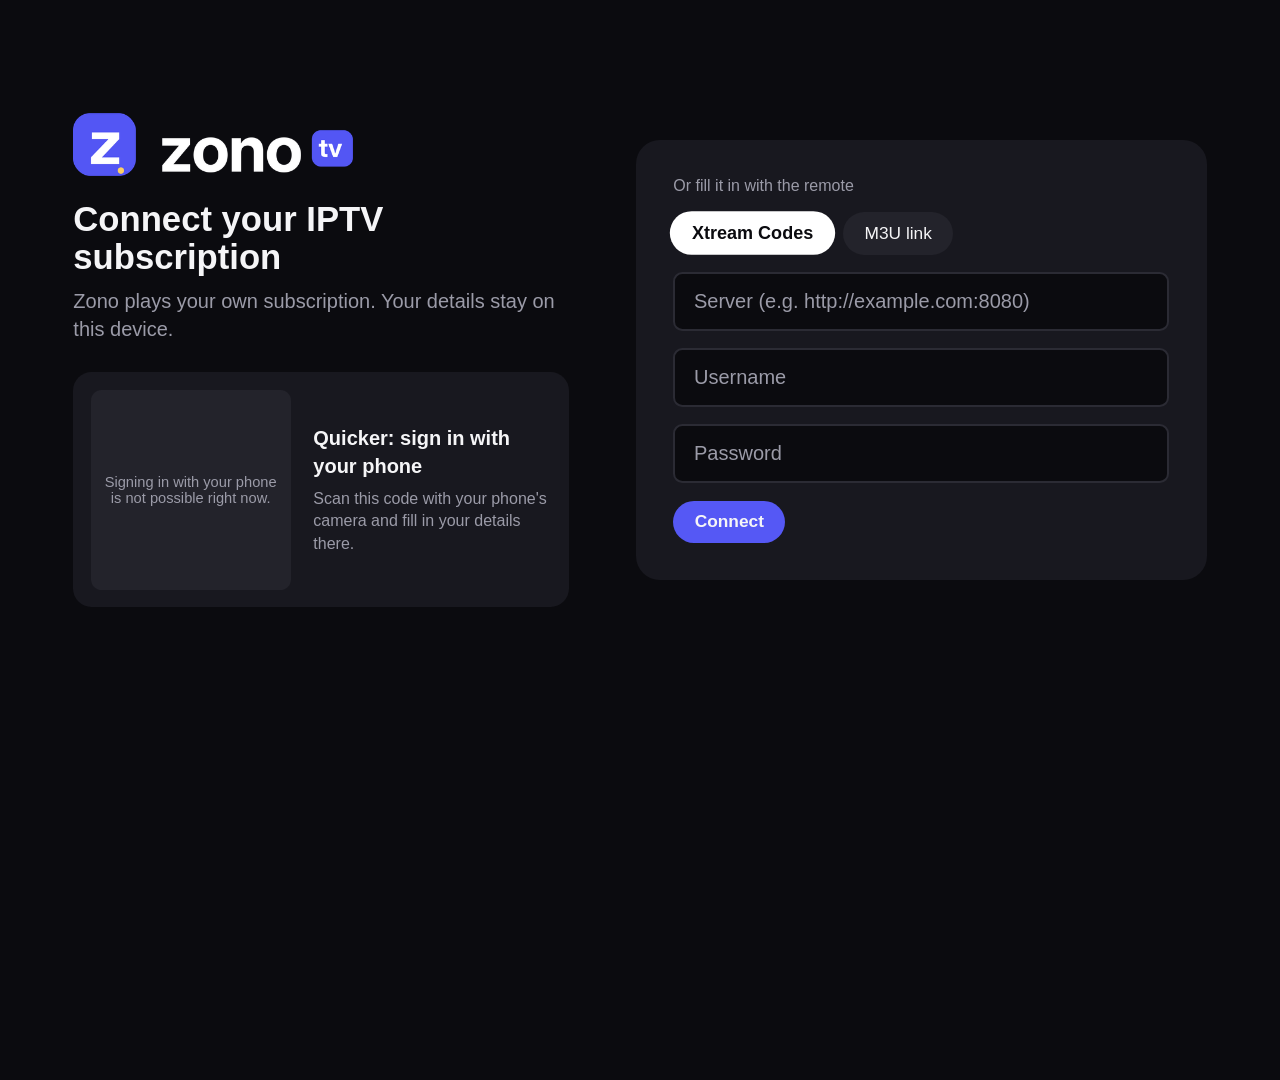
<file: webos/index.html>
<!DOCTYPE html>
<html lang="nl">
<head>
  <meta charset="utf-8">
  <meta name="viewport" content="width=1920">
  <title>Zono</title>
  <link rel="stylesheet" href="style.css">
</head>
<body>
  <div id="app"></div>
  <div id="player" hidden>
    <video id="video" playsinline></video>
    <div id="spinner" class="spinner" hidden></div>
    <div id="subline" class="subline" hidden></div>
    <div id="livebar" class="livebar"></div>
    <div id="banner" class="banner"><div id="banner-title"></div><div id="banner-info"></div></div>
    
    <div id="bar" class="bar">
      <div class="bar-times"><span id="bar-now"></span><span id="bar-hint"></span><span id="bar-end"></span></div>
      <div class="bar-track"><div id="bar-fill"></div></div>
    </div>
  </div>
  <div id="numbox" class="numbox"></div>
  <div id="sheet" class="sheet" hidden></div>
  <div id="toast" class="toast"></div>
  <script src="js/vendor/nacl.min.js"></script>
  <script src="js/vendor/qrcode.js"></script>
  <script src="js/strings.js"></script>
  <script src="js/catalog.js"></script>
  <script src="js/guide.js"></script>
  <script src="js/countries.js"></script>
  <script src="js/native.js"></script>
  <script src="js/sync.js"></script>
  <script src="js/app.js"></script>
</body>
</html>
</file>
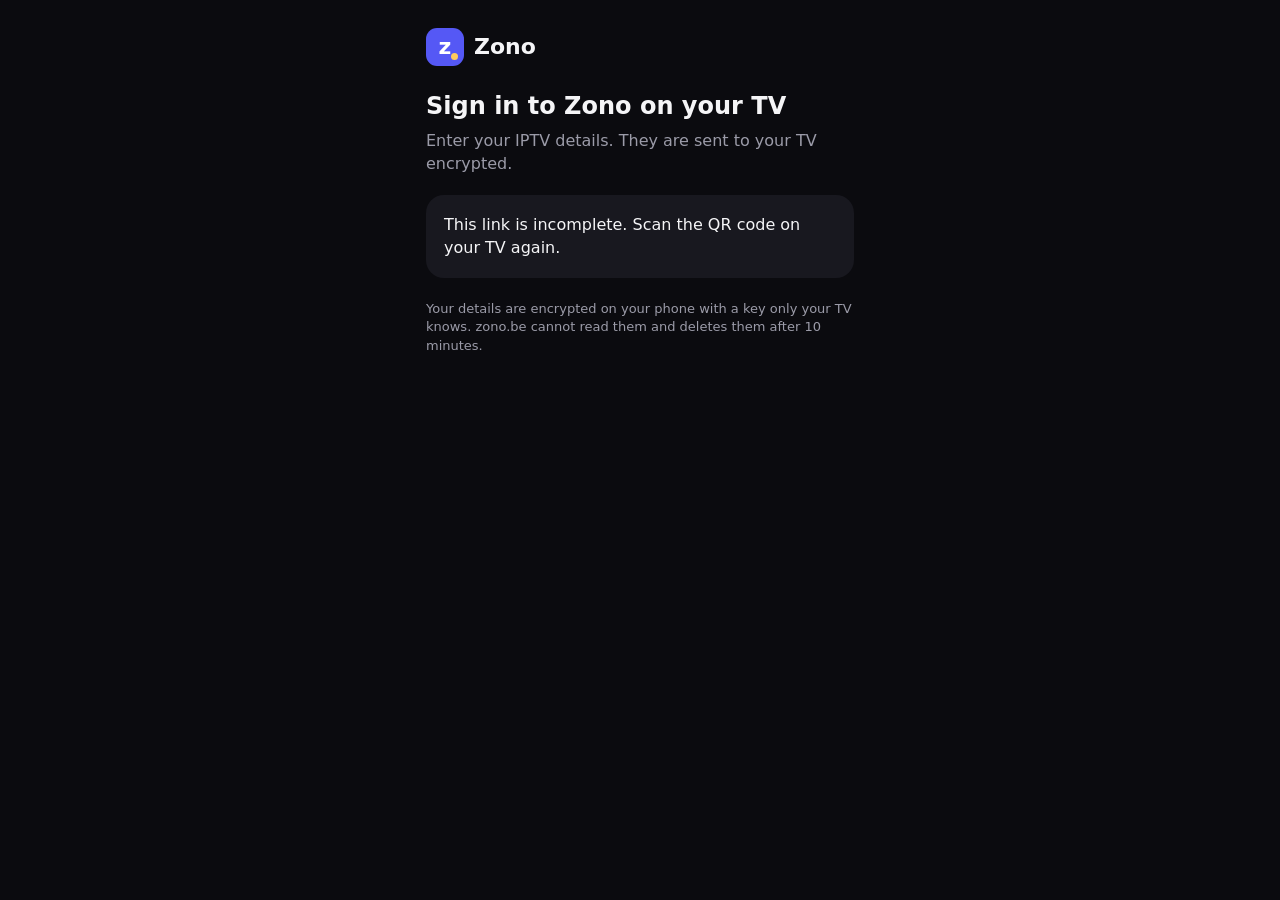
<file: server/tv/index.html>
<!DOCTYPE html>
<html lang="nl">
<head>
<meta charset="utf-8">
<meta name="viewport" content="width=device-width, initial-scale=1">
<meta name="robots" content="noindex">
<meta name="referrer" content="no-referrer">
<title>Zono – inloggen op je tv</title>
<style>
  :root { --bg:#0b0b0f; --panel:#18181f; --raised:#23232b; --line:#2b2b34; --text:#f5f5f7; --muted:#9b9ba8; --accent:#5558f5; --red:#fda4af; --green:#86efac; }
  * { box-sizing: border-box; }
  body { margin: 0; background: var(--bg); color: var(--text); font: 16px/1.45 system-ui, -apple-system, "Segoe UI", Roboto, sans-serif; }
  main { max-width: 460px; margin: 0 auto; padding: 28px 16px 48px; }
  .brand { display: flex; align-items: center; gap: 10px; font-weight: 700; font-size: 22px; margin-bottom: 26px; }
  .mark { width: 38px; height: 38px; border-radius: 11px; background: var(--accent); display: grid; place-items: center; font-weight: 800; color: #fff; position: relative; }
  .mark::after { content: ""; position: absolute; right: 6px; bottom: 6px; width: 7px; height: 7px; border-radius: 50%; background: #ffcb5c; }
  h1 { font-size: 24px; line-height: 1.2; margin: 0 0 8px; }
  p { color: var(--muted); margin: 0 0 20px; }
  .card { background: var(--panel); border-radius: 18px; padding: 18px; }
  .tabs { display: flex; gap: 8px; margin-bottom: 14px; }
  .tabs button { flex: 1; padding: 11px; border-radius: 999px; border: 0; background: var(--raised); color: var(--text); font: inherit; }
  .tabs button[aria-pressed="true"] { background: var(--accent); font-weight: 600; }
  label { display: block; font-size: 14px; color: var(--muted); margin: 12px 0 6px; }
  input { width: 100%; padding: 13px 14px; border-radius: 12px; border: 2px solid var(--line); background: var(--bg); color: var(--text); font: inherit; font-size: 16px; }
  input:focus { outline: none; border-color: #fff; }
  .send { width: 100%; margin-top: 20px; padding: 15px; border: 0; border-radius: 999px; background: #fff; color: var(--bg); font: inherit; font-weight: 700; }
  .send:disabled { opacity: .6; }
  .msg { margin-top: 14px; min-height: 22px; }
  .msg.bad { color: var(--red); } .msg.good { color: var(--green); font-weight: 600; }
  .small { font-size: 14px; margin: 10px 0 0; }
  .note { font-size: 13px; color: var(--muted); margin-top: 22px; }
  [hidden] { display: none !important; }
  .steps { display: flex; gap: 6px; margin: 0 0 16px; }
  .steps span { flex: 1; height: 5px; border-radius: 3px; background: var(--raised); }
  .steps span.on { background: var(--accent); }
  .chips { display: flex; flex-wrap: wrap; gap: 8px; margin-top: 6px; }
  .chips button { padding: 10px 14px; border-radius: 999px; border: 2px solid var(--line); background: var(--bg); color: var(--text); font: inherit; font-size: 15px; }
  .chips button[aria-pressed="true"] { background: var(--accent); border-color: var(--accent); font-weight: 600; }
  .row2 { display: flex; gap: 10px; margin-top: 20px; }
  .row2 .send { margin-top: 0; }
  .back { flex: 0 0 auto; padding: 15px 20px; border-radius: 999px; border: 0; background: var(--raised); color: var(--text); font: inherit; }
  .step h2 { font-size: 19px; margin: 0 0 4px; }
  .step p { margin: 0 0 12px; font-size: 14px; }
</style>
</head>
<body>
<main>
  <div class="brand"><div class="mark">z</div>Zono</div>
  <h1 data-t="title"></h1>
  <p data-t="intro"></p>
  <div id="bad-link" class="card" hidden><span data-t="badlink"></span></div>
  <form id="form" class="card" autocomplete="off">
    <div class="tabs">
      <button type="button" id="tab-x" aria-pressed="true">Xtream Codes</button>
      <button type="button" id="tab-m" aria-pressed="false" data-t="m3u"></button>
    </div>
    <div id="xtream">
      <label for="server" data-t="server"></label><input id="server" inputmode="url" autocapitalize="off" spellcheck="false" placeholder="http://voorbeeld.com:8080">
      <label for="user" data-t="user"></label><input id="user" autocapitalize="off" spellcheck="false">
      <label for="password" data-t="password"></label><input id="password" type="password" autocapitalize="off">
    </div>
    <div id="subs" hidden>
      <label for="subkey" data-t="key"></label><input id="subkey" autocapitalize="off" spellcheck="false">
      <p class="small" data-t="keyhelp"></p>
    </div>
    <div id="m3u" hidden>
      <label for="link" data-t="link"></label><input id="link" inputmode="url" autocapitalize="off" spellcheck="false" placeholder="https://...">
    </div>
    <button class="send" id="send" type="submit" data-t="next"></button>
    <div class="msg" id="msg" role="status"></div>
  </form>
  <div id="wizard" class="card" hidden>
    <div class="steps"><span class="on"></span><span id="dot2"></span><span id="dot3"></span><span id="dot4"></span></div>
    <div class="step" id="step-countries">
      <h2 data-t="countries"></h2><p data-t="countrieshelp"></p>
      <div class="chips" id="chips"></div>
    </div>
    <div class="step" id="step-language" hidden>
      <h2 data-t="language"></h2>
      <div class="chips" id="langs"></div>
    </div>
    <div class="step" id="step-name" hidden>
      <h2 data-t="name"></h2><p data-t="namehelp"></p>
      <input id="name" maxlength="20" autocomplete="given-name">
    </div>
    <div class="row2"><button class="back" id="back" type="button">‹</button><button class="send" id="next" type="button" data-t="next"></button></div>
    <div class="msg" id="msg2" role="status"></div>
  </div>
  <div class="note" data-t="privacy"></div>
</main>
<script src="nacl.min.js"></script>
<script>
(function () {
  var TEXT = {
    nl: { next: "Volgende", countries: "Welke landen wil je eerst zien?", countrieshelp: "Zenders, films en series van deze landen komen bovenaan, daarna de rest. Kies er meerdere of niets voor alles.", all: "Alles", language: "In welke taal mag Zono staan?", name: "Hoe mag Zono je noemen?", namehelp: "Bijvoorbeeld bij \u201cGoedemiddag, …\u201d. Mag leeg blijven.", title: "Log in op Zono op je tv", intro: "Vul je IPTV-gegevens in. Ze gaan versleuteld naar je tv.", m3u: "M3U-link", server: "Server", user: "Gebruikersnaam", password: "Wachtwoord", link: "Link van je M3U-afspeellijst", send: "Naar mijn tv sturen", sending: "Versturen…", done: "Klaar! Kijk nu naar je tv.", fields: "Vul alle velden in.", expired: "Deze code is verlopen. Toon een nieuwe QR-code op je tv en scan opnieuw.", failed: "Versturen lukte niet. Controleer je internet en probeer opnieuw.", badlink: "Deze link is niet volledig. Scan de QR-code op je tv opnieuw.", privacy: "Je gegevens worden op je gsm versleuteld met een sleutel die alleen je tv kent. zono.be kan ze niet lezen en wist ze na 10 minuten.",
      subtitle: "OpenSubtitles op je tv", subintro: "Plak je gratis sleutel van opensubtitles.com. Die gaat versleuteld naar je tv.", key: "API-sleutel", keyhelp: "Maak een account op opensubtitles.com en kies daarna Consumers → New consumer: daar staat je API key." },
    fr: { next: "Suivant", countries: "Quels pays voulez-vous voir en premier ?", countrieshelp: "Les chaînes, films et séries de ces pays apparaissent en premier, puis le reste. Choisissez-en plusieurs ou aucun pour tout.", all: "Tout", language: "Dans quelle langue Zono doit-il s\u2019afficher ?", name: "Comment Zono doit-il vous appeler ?", namehelp: "Par exemple dans \u201cBon après-midi, …\u201d. Facultatif.", title: "Connectez Zono sur votre TV", intro: "Saisissez vos données IPTV. Elles sont envoyées chiffrées à votre TV.", m3u: "Lien M3U", server: "Serveur", user: "Nom d’utilisateur", password: "Mot de passe", link: "Lien de votre playlist M3U", send: "Envoyer à ma TV", sending: "Envoi…", done: "C’est fait ! Regardez votre TV.", fields: "Remplissez tous les champs.", expired: "Ce code a expiré. Affichez un nouveau QR code sur votre TV et scannez-le à nouveau.", failed: "L’envoi a échoué. Vérifiez votre connexion et réessayez.", badlink: "Ce lien est incomplet. Scannez à nouveau le QR code sur votre TV.", privacy: "Vos données sont chiffrées sur votre téléphone avec une clé que seule votre TV connaît. zono.be ne peut pas les lire et les efface après 10 minutes.",
      subtitle: "OpenSubtitles sur votre TV", subintro: "Collez votre clé gratuite d’opensubtitles.com. Elle est envoyée chiffrée à votre TV.", key: "Clé API", keyhelp: "Créez un compte sur opensubtitles.com puis choisissez Consumers → New consumer : votre API key s’y trouve." },
    en: { next: "Next", countries: "Which countries do you want to see first?", countrieshelp: "Channels, films and series of these countries come first, then the rest. Choose several, or none for everything.", all: "Everything", language: "Which language should Zono use?", name: "What should Zono call you?", namehelp: "For example in \u201cGood afternoon, …\u201d. May stay empty.", title: "Sign in to Zono on your TV", intro: "Enter your IPTV details. They are sent to your TV encrypted.", m3u: "M3U link", server: "Server", user: "Username", password: "Password", link: "Link to your M3U playlist", send: "Send to my TV", sending: "Sending…", done: "Done! Now look at your TV.", fields: "Fill in all fields.", expired: "This code has expired. Show a new QR code on your TV and scan it again.", failed: "Sending failed. Check your internet connection and try again.", badlink: "This link is incomplete. Scan the QR code on your TV again.", privacy: "Your details are encrypted on your phone with a key only your TV knows. zono.be cannot read them and deletes them after 10 minutes.",
      subtitle: "OpenSubtitles on your TV", subintro: "Paste your free key from opensubtitles.com. It is sent to your TV encrypted.", key: "API key", keyhelp: "Make an account on opensubtitles.com, then choose Consumers → New consumer: your API key is there." },
    de: { next: "Weiter", countries: "Welche Länder möchtest du zuerst sehen?", countrieshelp: "Sender, Filme und Serien dieser Länder kommen zuerst, dann der Rest. Wähle mehrere oder keins für alles.", all: "Alles", language: "In welcher Sprache soll Zono sein?", name: "Wie soll Zono dich nennen?", namehelp: "Zum Beispiel bei \u201eGuten Tag, …\u201c. Darf leer bleiben.", title: "Zono auf deinem Fernseher anmelden", intro: "Gib deine IPTV-Daten ein. Sie werden verschlüsselt an deinen Fernseher gesendet.", m3u: "M3U-Link", server: "Server", user: "Benutzername", password: "Passwort", link: "Link zu deiner M3U-Playlist", send: "An meinen Fernseher senden", sending: "Wird gesendet…", done: "Fertig! Schau jetzt auf deinen Fernseher.", fields: "Fülle alle Felder aus.", expired: "Dieser Code ist abgelaufen. Zeig einen neuen QR-Code auf dem Fernseher und scanne ihn erneut.", failed: "Senden fehlgeschlagen. Prüfe deine Internetverbindung und versuche es erneut.", badlink: "Dieser Link ist unvollständig. Scanne den QR-Code auf deinem Fernseher erneut.", privacy: "Deine Daten werden auf dem Handy mit einem Schlüssel verschlüsselt, den nur dein Fernseher kennt. zono.be kann sie nicht lesen und löscht sie nach 10 Minuten.",
      subtitle: "OpenSubtitles auf deinem Fernseher", subintro: "Füge deinen kostenlosen Schlüssel von opensubtitles.com ein. Er wird verschlüsselt an deinen Fernseher gesendet.", key: "API-Schlüssel", keyhelp: "Lege ein Konto auf opensubtitles.com an und wähle Consumers → New consumer: Dort steht dein API key." }
  };
  var COUNTRIES = { BE: ["België", "Belgique", "Belgium", "Belgien"], NL: ["Nederland", "Pays-Bas", "Netherlands", "Niederlande"],
    FR: ["Frans", "Français", "French", "Französisch"], DE: ["Duits", "Allemand", "German", "Deutsch"], UK: ["Verenigd Koninkrijk", "Royaume-Uni", "United Kingdom", "UK"],
    US: ["Verenigde Staten", "États-Unis", "United States", "USA"], ES: ["Spaans", "Espagnol", "Spanish", "Spanisch"], IT: ["Italiaans", "Italien", "Italian", "Italienisch"],
    PT: ["Portugees", "Portugais", "Portuguese", "Portugiesisch"], TR: ["Turks", "Turc", "Turkish", "Türkisch"], PL: ["Pools", "Polonais", "Polish", "Polnisch"],
    AR: ["Arabisch", "Arabe", "Arabic", "Arabisch"], MA: ["Marokko", "Maroc", "Morocco", "Marokko"], RO: ["Roemenië", "Roumanie", "Romania", "Rumänien"],
    AL: ["Albanië", "Albanie", "Albania", "Albanien"], EXYU: ["Ex-Joegoslavië", "Ex-Yougoslavie", "Ex-Yugoslavia", "Ex-Jugoslawien"], IN: ["India", "Inde", "India", "Indien"] };
  var lang = (navigator.language || "nl").slice(0, 2).toLowerCase();
  var params = location.hash.slice(1).split(".");
  if (params[2] && TEXT[params[2]]) lang = params[2]; // the TV's language
  if (!TEXT[lang]) lang = "en";
  var T = TEXT[lang];
  document.documentElement.lang = lang;
  document.querySelectorAll("[data-t]").forEach(function (el) { el.textContent = T[el.getAttribute("data-t")]; });

  function fromB64url(s) {
    s = s.replace(/-/g, "+").replace(/_/g, "/"); while (s.length % 4) s += "=";
    return nacl.util ? nacl.util.decodeBase64(s) : Uint8Array.from(atob(s), function (c) { return c.charCodeAt(0); });
  }
  function toB64(bytes) { var s = ""; for (var i = 0; i < bytes.length; i++) s += String.fromCharCode(bytes[i]); return btoa(s); }

  var code = params[0] || "", key = null;
  try { key = fromB64url(params[1] || ""); } catch (e) { key = null; }
  // the link is not needed any more: keep the key out of the browser history
  history.replaceState(null, "", location.pathname);
  if (!/^[A-Z2-7]{10}$/.test(code) || !key || key.length !== 32) {
    document.getElementById("form").hidden = true;
    document.getElementById("bad-link").hidden = false;
    return;
  }

  var xtream = true, subsMode = params[3] === "subs", $ = function (id) { return document.getElementById(id); };
  if (subsMode) {
    document.querySelector("h1").textContent = T.subtitle;
    document.querySelector("h1 + p").textContent = T.subintro;
    document.querySelector(".tabs").hidden = true; $("xtream").hidden = true; $("subs").hidden = false;
    $("send").textContent = T.send;
  }
  function tab(on) { xtream = on; $("tab-x").setAttribute("aria-pressed", on); $("tab-m").setAttribute("aria-pressed", !on); $("xtream").hidden = !on; $("m3u").hidden = on; }
  $("tab-x").onclick = function () { tab(true); };
  $("tab-m").onclick = function () { tab(false); };
  function say(text, kind) { var m = $("msg"); m.textContent = text; m.className = "msg " + (kind || ""); }

  // ---- after the login: countries, language, name (then everything goes to the TV in one locked message)
  var chosen = [], appLang = TEXT[params[2]] ? params[2] : lang, step = 0, pending = null;
  var LANGS = [["nl", "Nederlands"], ["fr", "Français"], ["en", "English"], ["de", "Deutsch"]];
  var col = { nl: 0, fr: 1, en: 2, de: 3 }[lang] || 0;
  function chip(text, on, click) { var b = document.createElement("button"); b.type = "button"; b.textContent = text; b.setAttribute("aria-pressed", on); b.onclick = click; return b; }
  function drawChips() {
    var box = $("chips"); box.innerHTML = "";
    box.appendChild(chip(T.all, !chosen.length, function () { chosen = []; drawChips(); }));
    Object.keys(COUNTRIES).forEach(function (c) {
      var n = chosen.indexOf(c);
      box.appendChild(chip((n >= 0 ? (n + 1) + ". " : "") + COUNTRIES[c][col], n >= 0, function () { if (n >= 0) chosen.splice(n, 1); else chosen.push(c); drawChips(); }));
    });
  }
  function drawLangs() {
    var box = $("langs"); box.innerHTML = "";
    LANGS.forEach(function (l) { box.appendChild(chip(l[1], l[0] === appLang, function () { appLang = l[0]; drawLangs(); })); });
  }
  function showStep(n) {
    step = n;
    ["step-countries", "step-language", "step-name"].forEach(function (id, i) { $(id).hidden = i !== n; });
    ["dot2", "dot3", "dot4"].forEach(function (id, i) { $(id).className = i <= n ? "on" : ""; });
    $("next").textContent = n === 2 ? T.send : T.next;
  }
  $("back").onclick = function () { if (step === 0) { $("wizard").hidden = true; $("form").hidden = false; } else showStep(step - 1); };
  $("next").onclick = function () {
    if (step < 2) return showStep(step + 1);
    pending.countries = chosen.slice(); pending.language = appLang;
    var name = $("name").value.trim(); if (name) pending.name = name;
    send(pending, $("next"), $("msg2"));
  };

  function send(login, button, msg) {
    function tell(text, kind) { msg.textContent = text; msg.className = "msg " + (kind || ""); }
    var nonce = nacl.randomBytes(24);
    var box = nacl.secretbox(new TextEncoder().encode(JSON.stringify(login)), nonce, key);
    var data = new Uint8Array(nonce.length + box.length); data.set(nonce); data.set(box, nonce.length);
    button.disabled = true; tell(T.sending);
    fetch("/api/pair.php", { method: "POST", headers: { "Content-Type": "application/json" }, body: JSON.stringify({ action: "send", code: code, data: toB64(data) }) })
      .then(function (r) {
        if (r.ok) { tell(T.done, "good"); $("password").value = ""; return; }
        button.disabled = false; tell(r.status === 404 ? T.expired : T.failed, "bad");
      }, function () { button.disabled = false; tell(T.failed, "bad"); });
  }

  $("form").onsubmit = function (e) {
    e.preventDefault();
    var login = subsMode ? { type: "settings", opensubtitles: $("subkey").value.trim() } : xtream ? { type: "xtream", server: $("server").value.trim(), user: $("user").value.trim(), password: $("password").value }
      : { type: "m3u", m3u: $("link").value.trim() };
    if (subsMode ? login.opensubtitles.length < 10 : xtream ? !(login.server && login.user && login.password) : !/^https?:\/\//i.test(login.m3u)) return say(T.fields, "bad");
    if (subsMode) return send(login, $("send"), $("msg"));
    pending = login;
    $("form").hidden = true; $("wizard").hidden = false;
    drawChips(); drawLangs(); showStep(0);
  };
})();
</script>
</body>
</html>
</file>
<file: webos/style.css>
/* Zono for LG TV. Laid out for 1920x1080; app.js zooms the page on other screen sizes. */
:root {
  --bg: #0b0b0f; --side: #111116; --panel: #18181f; --raised: #23232b; --line: #2b2b34;
  --text: #f5f5f7; --soft: #d3d3db; --muted: #9b9ba8; --dim: #64646f;
  --accent: #5558f5; --accent-soft: #8f91fb; --gold: #ffcb5c; --red: #fda4af;
}
* { box-sizing: border-box; margin: 0; padding: 0; }
html, body { width: 1920px; height: 1080px; overflow: hidden; background: var(--bg); color: var(--text);
  font-family: "LG Smart UI", "Museo Sans", Roboto, "Segoe UI", Arial, sans-serif; font-size: 26px; }
[hidden] { display: none !important; }
img { display: block; }
.f { outline: none; cursor: pointer; }

/* layout */
#app { width: 100%; height: 100%; }
.home { display: flex; width: 100%; height: 100%; }
.menu { width: 400px; flex: none; background: var(--side); padding: 52px 28px; display: flex; flex-direction: column; }
.menu .row-item { margin-bottom: 10px; }
.menu .logo { width: 290px; margin: 0 0 44px 16px; }
.main { flex: 1; height: 100%; position: relative; overflow: hidden; }
.scroll-y { overflow: hidden; height: 100%; }
.scroll-x { overflow: hidden; white-space: nowrap; }
.page { padding: 56px 72px 80px; }
h2 { font-size: 36px; font-weight: 600; margin-bottom: 22px; }
.hint { color: var(--dim); font-size: 22px; font-weight: 400; margin-left: 22px; }
.empty { color: var(--muted); padding: 16px; }

/* list rows (menu, groups, channels, settings) */
.row-item { display: flex; align-items: center; padding: 18px 24px; border-radius: 16px; color: var(--soft);
  font-size: 28px; white-space: nowrap; transition: transform .12s, background .12s; }
.row-item > * + * { margin-left: 22px; }
.row-item .name { flex: 1; overflow: hidden; text-overflow: ellipsis; }
.row-item.sel { background: var(--raised); color: var(--text); }
.row-item:focus { background: #fff; color: var(--bg); transform: scale(1.02); }
.row-item .trail { color: var(--muted); font-size: 24px; }
.row-item:focus .trail { color: var(--dim); }
.logo-box { width: 116px; height: 72px; border-radius: 10px; background: var(--panel); flex: none; display: flex;
  align-items: center; justify-content: center; overflow: hidden; color: var(--muted); font-weight: 700; font-size: 24px; }
.logo-box img { max-width: 100%; max-height: 100%; padding: 6px; }
.badge { background: var(--accent); color: #fff; font-size: 20px; font-weight: 700; padding: 3px 12px; border-radius: 9px; }

/* pills */
.pill { display: inline-block; padding: 16px 32px; border-radius: 999px; background: var(--raised); color: var(--text);
  font-size: 26px; margin-right: 16px; transition: transform .12s; white-space: nowrap; }
.pill.sel { background: var(--accent); font-weight: 600; }
.pill:focus { background: #fff; color: var(--bg); transform: scale(1.04); }

/* cards */
.shelf { margin-bottom: 52px; }
.shelf .scroll-x { padding: 16px 12px 8px; margin: -16px -12px 0; }
.card { display: inline-block; vertical-align: top; margin-right: 34px; white-space: normal; }
.card .pic { position: relative; border-radius: 18px; overflow: hidden; transition: transform .12s, box-shadow .12s; background: var(--raised); }
.card:focus .pic { transform: scale(1.07); box-shadow: 0 0 0 5px #fff; }
.card .pic img { position: absolute; top: 0; left: 0; right: 0; bottom: 0; width: 100%; height: 100%; object-fit: cover; }
.card.logo .pic img { object-fit: contain; padding: 36px; }
.card .title { margin-top: 14px; color: var(--soft); font-size: 24px; white-space: nowrap; overflow: hidden; text-overflow: ellipsis; }
.card .sub { color: var(--dim); font-size: 22px; }
.poster { width: 236px; } .poster .pic { height: 354px; }
.wide { width: 400px; } .wide .pic { height: 225px; background: var(--panel); }
.ph { position: absolute; top: 0; left: 0; right: 0; bottom: 0; display: flex; align-items: center; justify-content: center; font-weight: 700; font-size: 44px; color: #fff; }
.corner { position: absolute; top: 12px; right: 12px; background: rgba(0,0,0,.8); color: var(--gold); font-size: 20px;
  font-weight: 700; padding: 3px 10px; border-radius: 8px; }
.corner.k { background: var(--accent); color: #fff; }
.progress { position: absolute; left: 14px; right: 14px; bottom: 14px; height: 7px; border-radius: 4px; background: rgba(255,255,255,.35); }
.progress div { height: 100%; border-radius: 4px; background: var(--accent-soft); }
.grid { display: flex; flex-wrap: wrap; padding: 22px 12px 80px; margin-right: -34px; }
.grid .card { margin: 0 34px 44px 0; }

/* live tv */
.live { display: flex; height: 100%; padding-top: 52px; }
.live .groups { width: 560px; flex: none; padding: 0 28px; display: flex; flex-direction: column; }
.live .channels { flex: 1; padding-right: 60px; display: flex; flex-direction: column; min-width: 0; }
.live .scroll-y { flex: 1; padding: 6px; }

/* series */
.series { display: flex; height: 100%; }
.series .info { width: 600px; flex: none; padding: 60px; }
.series .cover { width: 480px; height: 640px; border-radius: 24px; overflow: hidden; position: relative; background: var(--raised); }
.series .cover img { position: absolute; top: 0; left: 0; right: 0; bottom: 0; width: 100%; height: 100%; object-fit: cover; }
.series h1 { font-size: 40px; margin-top: 28px; }
.series .plot { color: var(--muted); font-size: 24px; margin-top: 18px; line-height: 1.4; max-height: 200px; overflow: hidden; }
.series .eps { flex: 1; padding: 60px 60px 0 0; display: flex; flex-direction: column; min-width: 0; }
.series .eps .scroll-x { padding: 8px; margin-bottom: 20px; flex: none; }
.series .eps .scroll-y { flex: 1; padding: 6px; }
.gold { color: var(--gold); margin-top: 12px; }

/* login */
.login { display: flex; align-items: center; height: 100%; padding: 110px; }
.login .intro { margin-right: 100px; }
.login .intro { flex: 1; }
.login .intro > img { width: 420px; margin-bottom: 64px; }
.login h1 { font-size: 60px; line-height: 1.1; }
.login p { color: var(--muted); font-size: 30px; margin-top: 24px; line-height: 1.4; }
.login .note { color: var(--dim); font-size: 24px; margin-top: 44px; }
.login .form { flex: 1; background: var(--panel); border-radius: 36px; padding: 56px; }
.login .form > * + * { margin-top: 26px; }
input.f { width: 100%; font: inherit; font-size: 30px; color: var(--text); background: var(--bg); border: 3px solid var(--line);
  border-radius: 14px; padding: 24px 28px; }
input.f:focus { border-color: #fff; }
input.f::placeholder { color: var(--muted); }
.error { color: var(--red); font-size: 26px; }
.busy { display: flex; align-items: center; color: var(--soft); }
.busy .spinner { margin-right: 22px; }
.spinner { width: 54px; height: 54px; border: 6px solid rgba(143,145,251,.25); border-top-color: var(--accent-soft); border-radius: 50%;
  animation: spin .9s linear infinite; }
.busy .spinner { width: 40px; height: 40px; border-width: 5px; }
@keyframes spin { to { transform: rotate(360deg); } }
.center { height: 100%; display: flex; flex-direction: column; align-items: center; justify-content: center; color: var(--muted); }
.center > * + * { margin-top: 30px; }

/* player */
#player { position: fixed; top: 0; left: 0; right: 0; bottom: 0; background: #000; z-index: 10; }
#video { width: 100%; height: 100%; background: #000; }
#player .spinner { position: absolute; left: 50%; top: 50%; margin: -27px 0 0 -27px; }
.banner { position: absolute; left: 80px; top: 64px; max-width: 1300px; background: rgba(17,17,22,.88); border-radius: 26px;
  padding: 28px 44px; opacity: 0; transition: opacity .3s; }
.banner.on, .bar.on { opacity: 1; }
#banner-title { font-size: 44px; font-weight: 600; }
#banner-info { color: var(--muted); font-size: 26px; margin-top: 8px; }
.bar { position: absolute; left: 80px; right: 80px; bottom: 64px; background: rgba(17,17,22,.88); border-radius: 26px; padding: 26px 40px;
  opacity: 0; transition: opacity .3s; }
.bar-times { display: flex; justify-content: space-between; color: var(--soft); font-size: 26px; margin-bottom: 16px; }
#bar-hint { color: var(--muted); }
.bar-track { height: 10px; background: rgba(255,255,255,.25); border-radius: 5px; overflow: hidden; }
#bar-fill { height: 100%; width: 0; background: var(--accent-soft); }

.toast { position: fixed; left: 50%; bottom: 80px; transform: translateX(-50%); background: #2a2a35; border: 2px solid #3a3a46;
  color: var(--text); border-radius: 20px; padding: 22px 40px; font-size: 28px; opacity: 0; transition: opacity .3s; z-index: 20; }
.toast.on { opacity: 1; }

/* log in with your phone */
.phone { display: flex; align-items: center; background: var(--panel); border-radius: 28px; padding: 26px; margin-top: 44px; }
.phone .qr, .phone .qr-off { width: 300px; height: 300px; flex: none; border-radius: 16px; background: #fff; margin-right: 34px; }
.phone .qr-off { background: var(--raised); display: flex; align-items: center; justify-content: center; text-align: center;
  color: var(--muted); font-size: 22px; padding: 20px; }
.phone h2 { font-size: 30px; margin-bottom: 12px; }
.phone-text { color: var(--muted); font-size: 24px; line-height: 1.4; }
.phone-wait { display: flex; align-items: center; margin-top: 20px; color: var(--soft); }
.dot { width: 14px; height: 14px; border-radius: 50%; background: var(--accent-soft); margin-right: 14px; animation: pulse 1.4s ease-in-out infinite; }
@keyframes pulse { 50% { opacity: .25; } }
.or { color: var(--muted); font-size: 24px; }
.login .intro > img { margin-bottom: 36px; }
.login { padding: 70px 110px; }
.login h1 { font-size: 52px; }
.login p { margin-top: 16px; }
.login .note { margin-top: 28px; }
.phone h2 { color: var(--text); }

/* ---- 0.3: discover banner, buttons, rows with two lines */
.row-item .name .line { overflow: hidden; text-overflow: ellipsis; }
.row-item .name .sub { color: var(--muted); font-size: 21px; margin-top: 2px; overflow: hidden; text-overflow: ellipsis; }
.row-item:focus .name .sub { color: var(--dim); }
.row-item .time { color: var(--accent-soft); font-weight: 600; font-size: 24px; min-width: 84px; flex: none; }
.row-item:focus .time { color: var(--accent); }
.row-item.past { opacity: .5; }
.row-item.live-now { background: rgba(85,88,245,.18); }
.row-item.live-now:focus { background: #fff; }
.hint { color: var(--dim); font-size: 22px; font-weight: 400; }
h2 .hint { margin-left: 22px; }

.btn { display: inline-flex; align-items: center; vertical-align: top; height: 76px; padding: 0 40px; border-radius: 999px; margin-right: 22px;
  background: rgba(255,255,255,.14); color: var(--text); font-size: 27px; font-weight: 600; transition: transform .12s; white-space: nowrap; }
.btn .icon { margin-right: 14px; font-size: 24px; }
.btn.primary { background: #fff; color: var(--bg); }
.btn:focus { background: #fff; color: var(--bg); transform: scale(1.06); }
.btn.primary:focus { box-shadow: 0 0 0 5px var(--accent-soft); }
.btn.round { width: 76px; padding: 0; justify-content: center; position: relative; margin-right: 34px; border: 2px solid rgba(255,255,255,.35); background: rgba(0,0,0,.35); }
.btn.round .icon { margin: 0; font-size: 30px; }
.btn.round .under { position: absolute; top: 88px; left: 50%; transform: translateX(-50%); font-size: 21px; font-weight: 400; color: var(--soft); }

.hero { position: relative; height: 680px; overflow: hidden; }
.hero-bg { position: absolute; top: 0; left: 0; right: 0; bottom: 0; background: #000; opacity: 0; transition: opacity .8s; }
.hero-bg.on { opacity: 1; }
.detail .hero-bg { opacity: 1; }
.hero-bg img { width: 100%; height: 100%; object-fit: cover; }
.hero-bg img.poster-bg { opacity: .45; }
.hero-shade { position: absolute; top: 0; left: 0; right: 0; bottom: 0;
  background: linear-gradient(90deg, rgba(11,11,15,.92) 0%, rgba(11,11,15,.55) 45%, rgba(11,11,15,0) 75%),
              linear-gradient(0deg, var(--bg) 0%, rgba(11,11,15,0) 35%); }
.hero-shade.full { background: linear-gradient(90deg, rgba(11,11,15,.95) 0%, rgba(11,11,15,.75) 55%, rgba(11,11,15,.35) 100%),
              linear-gradient(0deg, var(--bg) 0%, rgba(11,11,15,0) 40%); }
.hero-text { position: absolute; left: 72px; top: 96px; width: 900px; transition: opacity .35s; }
.hero-text.fade { opacity: 0; }
.hero-rank { display: flex; align-items: center; font-size: 28px; font-weight: 600; height: 40px; margin-bottom: 14px; }
.hero-rank .badge { margin-right: 16px; font-size: 18px; }
.hero h1, .detail h1 { font-size: 72px; line-height: 1.08; font-weight: 700; margin-bottom: 16px; overflow: hidden; display: -webkit-box; -webkit-line-clamp: 2; -webkit-box-orient: vertical; }
.hero-meta { color: var(--soft); font-size: 26px; font-weight: 600; margin-bottom: 16px; }
.hero-plot { color: var(--soft); font-size: 25px; line-height: 1.45; height: 109px; overflow: hidden; display: -webkit-box; -webkit-line-clamp: 3; -webkit-box-orient: vertical; margin-bottom: 26px; }
.hero-buttons { margin-top: 10px; height: 130px; }
.hero-dots { position: absolute; right: 72px; bottom: 60px; }
.hero-dots span { display: inline-block; width: 12px; height: 12px; border-radius: 6px; background: rgba(255,255,255,.35); margin-left: 10px; }
.hero-dots span.on { width: 44px; background: #fff; }
.hero + .page { padding-top: 0; }
.hero-wait { height: 260px; display: flex; align-items: center; padding: 0 70px; color: var(--muted); font-size: 30px; }
.hero-wait .spinner { margin-right: 24px; }
.greet { margin-bottom: 28px; }
.greet h1 { font-size: 44px; margin-bottom: 8px; }
.cont { display: inline-flex; align-items: center; background: var(--panel); border-radius: 22px; padding: 22px 26px; margin-bottom: 52px; }
.cont .logo-box { margin-right: 26px; }
.cont-text { margin-right: 40px; min-width: 240px; }
.cont-label { color: var(--accent-soft); font-size: 19px; font-weight: 700; letter-spacing: .04em; text-transform: uppercase; }
.cont-title { font-size: 36px; font-weight: 700; margin: 4px 0; }
.cont-now { color: var(--muted); font-size: 23px; }
.cont .btn { margin-right: 0; pointer-events: none; }
.cont:focus { background: #fff; color: var(--bg); transform: scale(1.03); box-shadow: 0 0 0 5px var(--accent-soft); }
.cont:focus .cont-label { color: var(--accent); }
.cont:focus .cont-now { color: #4b4a57; }
.cont:focus .logo-box { background: #ececf3; color: #4b4a57; }
.cont:focus .cont-btn { background: var(--accent); color: #fff; }
.logo-box.big { width: 150px; height: 96px; background: #fff; }
.corner.heart { left: 12px; right: auto; color: #fb7185; }

/* live tv: groups, channels, what's on */
.live .groups { width: 420px; }
.info-col { width: 520px; flex: none; padding-right: 50px; display: flex; flex-direction: column; }
.live-info { flex: 1; background: var(--panel); border-radius: 26px; padding: 30px; overflow: hidden; margin-top: 70px; }
.live-guide-btn { padding: 26px 0 40px; }
.info-channel { display: flex; align-items: center; margin-bottom: 26px; }
.info-channel .logo-box { margin-right: 22px; }
.info-title { font-size: 30px; font-weight: 700; }
.info-tag { color: var(--accent-soft); font-size: 21px; margin-top: 6px; }
.info-label { color: var(--accent-soft); font-size: 20px; font-weight: 700; text-transform: uppercase; letter-spacing: .04em; margin: 22px 0 8px; }
.info-now { font-size: 32px; font-weight: 700; line-height: 1.2; }
.info-bar { height: 8px; background: var(--raised); border-radius: 4px; margin: 16px 0; overflow: hidden; }
.info-bar div { height: 100%; background: var(--accent-soft); }
.info-desc { color: var(--muted); font-size: 23px; line-height: 1.4; max-height: 200px; overflow: hidden; }
.info-next { font-size: 24px; color: var(--soft); margin: 8px 0; white-space: nowrap; overflow: hidden; text-overflow: ellipsis; }
.info-next .time { color: var(--accent-soft); font-weight: 600; margin-right: 16px; }
.info-hint { color: var(--dim); font-size: 21px; margin-top: 26px; }
.spinner.small { width: 40px; height: 40px; border-width: 5px; }

/* guide of one channel */
.guide { height: 100%; display: flex; flex-direction: column; padding: 52px 60px 0 72px; }
.guide-head { display: flex; align-items: center; margin-bottom: 30px; }
.guide-head .logo-box { margin-right: 28px; }
.guide-head h1 { font-size: 48px; margin-right: 40px; }
.guide-body { flex: 1; display: flex; min-height: 0; }
.guide-list { flex: 1; padding: 6px; margin-right: 40px; }
.guide-desc { width: 560px; flex: none; background: var(--panel); border-radius: 26px; padding: 30px; align-self: flex-start; }
.day { color: var(--muted); font-size: 24px; font-weight: 700; margin: 26px 0 10px 24px; text-transform: capitalize; }

/* film details */
.detail { position: relative; height: 100%; overflow: hidden; }
.detail-body { position: absolute; left: 72px; right: 72px; top: 110px; display: flex; }
.detail .cover { width: 380px; height: 570px; border-radius: 22px; overflow: hidden; position: relative; flex: none; margin-right: 60px; background: var(--raised); box-shadow: 0 20px 60px rgba(0,0,0,.6); }
.detail .cover img { position: absolute; top: 0; left: 0; width: 100%; height: 100%; object-fit: cover; }
.detail-text { flex: 1; min-width: 0; }
.detail h1 { font-size: 64px; }
.detail-plot { color: var(--soft); font-size: 26px; line-height: 1.5; max-height: 235px; overflow: hidden; margin-bottom: 20px; }
.detail-small { color: var(--muted); font-size: 22px; margin-bottom: 8px; max-height: 64px; overflow: hidden; }
.detail-small b { color: var(--soft); }
.detail-progress { position: relative; height: 30px; width: 600px; margin: 14px 0; }
.detail-progress .progress { left: 0; right: 0; bottom: 10px; }
.detail .hero-buttons { margin-top: 28px; }

/* search: on tv */
.search-tv { margin-top: 30px; max-width: 1300px; }

/* sheets */
.sheet { position: fixed; top: 0; left: 0; right: 0; bottom: 0; background: rgba(0,0,0,.6); z-index: 30; display: flex; align-items: center; justify-content: center; }
.sheet-box { width: 760px; max-height: 920px; background: #16161c; border: 2px solid #2e2e38; border-radius: 30px; padding: 44px; display: flex; flex-direction: column; box-shadow: 0 30px 80px rgba(0,0,0,.6); }
.sheet-box.wide { width: 1000px; }
.sheet-box h2 { font-size: 36px; margin-bottom: 14px; }
.sheet-text { color: var(--muted); font-size: 24px; line-height: 1.45; margin-bottom: 20px; white-space: pre-line; }
.sheet-box input.f { margin-bottom: 20px; }
.sheet-list { max-height: 620px; padding: 6px; }
.sheet-heading { color: var(--accent-soft); font-size: 20px; font-weight: 700; text-transform: uppercase; letter-spacing: .05em; margin: 18px 0 6px 24px; }
.phone.small { margin: 0 0 20px; background: var(--raised); }
.phone.small .qr, .phone.small .qr-off { width: 240px; height: 240px; }
.pin-dots { text-align: center; margin: 10px 0 30px; }
.pin-dots span { display: inline-block; width: 26px; height: 26px; border-radius: 50%; border: 3px solid var(--muted); margin: 0 14px; }
.pin-dots span.on { background: #fff; border-color: #fff; }
.pin-pad { width: 420px; margin: 0 auto; }
.pin-key { display: inline-block; width: 120px; height: 90px; line-height: 90px; text-align: center; margin: 8px; border-radius: 20px; background: var(--raised); font-size: 36px; font-weight: 600; }
.pin-key:focus { background: #fff; color: var(--bg); }
.pin-key.empty { background: transparent; }

/* who's watching? */
.who { height: 100%; display: flex; flex-direction: column; align-items: center; justify-content: center; }
.who-logo { width: 300px; margin-bottom: 50px; }
.who h1 { font-size: 56px; margin-bottom: 60px; }
.who-card { display: inline-block; text-align: center; margin: 0 30px; padding: 20px; border-radius: 26px; transition: transform .12s; }
.who-card:focus { transform: scale(1.08); background: rgba(255,255,255,.08); }
.who-card:focus .avatar { box-shadow: 0 0 0 6px #fff; }
.who-name { margin-top: 20px; font-size: 30px; color: var(--soft); }
.avatar { width: 56px; height: 56px; border-radius: 16px; display: inline-flex; align-items: center; justify-content: center; font-weight: 700; font-size: 28px; color: #fff; flex: none; }
.avatar.big { width: 200px; height: 200px; border-radius: 40px; font-size: 90px; }
.menu-space { flex: 1; }
.menu .me { margin-bottom: 0; }

/* player: channel number, subtitles */
.numbox { position: fixed; right: 90px; top: 70px; font-size: 96px; font-weight: 700; color: #fff; text-shadow: 0 4px 20px rgba(0,0,0,.8); opacity: 0; transition: opacity .2s; z-index: 25; }
.numbox.on { opacity: 1; }
#banner-info { white-space: pre-line; line-height: 1.5; }
video::cue { font-size: 46px; background: rgba(0,0,0,.65); color: #fff; }
.subline { position: absolute; left: 160px; right: 160px; bottom: 90px; text-align: center; white-space: pre-line; font-size: 50px; line-height: 1.3;
  font-weight: 600; color: #fff; text-shadow: 0 0 6px #000, 0 2px 4px #000, 0 0 2px #000; transition: bottom .2s; z-index: 2; }
.subline.high { bottom: 240px; }
.btn.round .icon { font-weight: 700; }

/* tv guide grid */
.tvg { height: 100%; display: flex; flex-direction: column; padding: 44px 40px 0 40px; }
.tvg-head { display: flex; align-items: flex-start; height: 190px; flex: none; }
.tvg-title { width: 520px; flex: none; }
.tvg-title h1 { font-size: 56px; margin-bottom: 8px; }
.tvg-info { flex: 1; min-width: 0; background: var(--panel); border-radius: 22px; padding: 18px 26px; height: 170px; overflow: hidden; }
.tvg-info .info-label { margin-top: 0; }
.tvg-info .info-now { font-size: 30px; }
.tvg-info .info-desc { max-height: 64px; font-size: 21px; }
.tvg-info .info-hint { margin-top: 6px; }
.tvg-groups { padding: 10px 4px; margin: 14px 0 6px; flex: none; }
.pill .count { color: var(--dim); font-size: 20px; margin-left: 10px; }
.pill.sel .count { color: rgba(255,255,255,.7); }
.pill:focus .count { color: var(--muted); }
.pill.small { padding: 12px 26px; font-size: 23px; margin-right: 12px; }
.pill.round { padding: 12px 22px; font-size: 26px; }
.tvg-tools { display: flex; align-items: center; padding: 6px 4px 16px; flex: none; }
.tvg-tools .hint { margin-right: 20px; }
.tvg-space { flex: 1; }
.tvg-row { display: flex; height: 92px; border-bottom: 1px solid #1c1c23; }
.tvg-row.ruler-row { height: 50px; flex: none; border: 0; }
.tvg-channel { width: 380px; flex: none; display: flex; align-items: center; padding: 0 12px; border-radius: 14px; }
.tvg-channel.blank { height: 1px; }
.tvg-channel .num { width: 40px; color: var(--dim); font-size: 22px; text-align: right; margin-right: 16px; flex: none; }
.tvg-channel .logo-box { width: 84px; height: 56px; margin-right: 16px; }
.tvg-channel .cname { font-size: 23px; font-weight: 700; white-space: nowrap; overflow: hidden; text-overflow: ellipsis; }
.tvg-channel:focus { background: #fff; color: var(--bg); }
.tvg-track { flex: 1; position: relative; overflow: hidden; }
.tvg-lane { position: absolute; top: 0; bottom: 0; left: 0; }
.tvg-body { flex: 1; padding-bottom: 40px; }
.tick { position: absolute; top: 12px; font-size: 22px; color: var(--soft); font-weight: 600; transform: translateX(-2px); }
.now-label { position: absolute; top: 6px; transform: translateX(-50%); background: #e5243b; color: #fff; font-size: 19px; font-weight: 700; padding: 3px 10px; border-radius: 7px; z-index: 2; }
.now-line { position: absolute; top: 0; bottom: 0; width: 3px; background: #e5243b; z-index: 3; pointer-events: none; }
.tvg-box { position: absolute; top: 8px; bottom: 8px; background: #1c1c24; border-radius: 10px; padding: 10px 14px; overflow: hidden; white-space: nowrap; transition: background .1s; }
.tvg-box .t { font-size: 23px; font-weight: 600; overflow: hidden; text-overflow: ellipsis; }
.tvg-box .s { font-size: 19px; color: var(--dim); margin-top: 4px; }
.tvg-box.now { background: #2a2950; box-shadow: inset 0 0 0 3px var(--accent); }
.tvg-box.now .s { color: var(--accent-soft); }
.tvg-box.past { opacity: .45; }
.tvg-box:focus { background: #fff; color: var(--bg); box-shadow: 0 0 0 4px #fff; z-index: 4; opacity: 1; }
.tvg-box:focus .s { color: var(--dim); }
.tvg-none { position: absolute; top: 30px; color: var(--dim); font-size: 22px; padding-left: 14px; }

/* ---- 0.4: drawn icons, live bar, channel list over the picture */
.ic { display: inline-block; width: 1em; height: 1em; vertical-align: -0.14em; line-height: 0; }
.ic svg { width: 100%; height: 100%; display: block; }
.ic.lead { margin-right: 10px; }
.ic.after { margin-left: 10px; }
.ic.red, .wi.red .ic { color: #ff4458; }
.wi { display: inline-flex; align-items: center; white-space: nowrap; }
.wi .ic { margin-right: 8px; }
.wi.gold { color: var(--gold); }
.btn .icon { margin-right: 14px; font-size: 26px; }
.btn.round .icon { margin: 0; font-size: 32px; }
.btn.round .under { color: var(--soft); }
.btn.round:focus .under { color: #fff; font-weight: 600; }
.btn.round:focus { border-color: #fff; }
.corner.heart { color: #fb7185; font-size: 22px; line-height: 0; padding: 7px; }
.row-item .trail .ic { font-size: 26px; }
.row-item .trail .wi .ic { font-size: 22px; }
.row-item .line .ic.lead { color: #fb7185; }
.pill .ic.lead { font-size: 24px; }
.pill.round .ic { font-size: 28px; }
.keyhint { display: inline-flex; align-items: center; margin-left: 30px; color: var(--soft); font-size: 22px; white-space: nowrap; }
.keycap { display: inline-flex; align-items: center; justify-content: center; min-width: 38px; height: 38px; padding: 0 8px; margin-right: 6px;
  border: 2px solid rgba(255,255,255,.45); border-radius: 9px; font-size: 18px; font-weight: 700; color: #fff; }
.keycap .ic { font-size: 22px; }
.keycap + span { margin-left: 6px; }
.bar-times #bar-hint { display: flex; }
.bar-times #bar-hint .keyhint:first-child { margin-left: 0; }
.pin-key .ic { font-size: 40px; vertical-align: middle; }
.avatar .ic { font-size: 1em; }
.who-name .ic { font-size: 26px; color: var(--muted); }
.gold .wi .ic, .gold .ic { color: var(--gold); }

.livebar { position: absolute; left: 70px; right: 70px; bottom: 56px; display: flex; align-items: center; padding: 26px 34px; border-radius: 28px;
  background: rgba(14,14,18,.9); border: 1px solid rgba(255,255,255,.08); opacity: 0; transform: translateY(30px); transition: opacity .25s, transform .25s; z-index: 5; }
.livebar.on { opacity: 1; transform: none; }
.livebar.beside { left: 780px; }
.livebar .logo-box { margin-right: 30px; }
.lb-main { flex: 1; min-width: 0; }
.lb-head { display: flex; align-items: center; margin-bottom: 8px; }
.lb-num { color: var(--accent-soft); font-size: 30px; font-weight: 700; margin-right: 16px; }
.lb-name { font-size: 30px; font-weight: 700; margin-right: 16px; white-space: nowrap; overflow: hidden; text-overflow: ellipsis; }
.lb-tag { color: var(--accent-soft); font-size: 20px; margin-left: 14px; }
.lb-now { display: flex; align-items: baseline; font-size: 34px; font-weight: 700; white-space: nowrap; overflow: hidden; }
.lb-now.lb-empty { font-size: 26px; font-weight: 400; color: var(--muted); }
.lb-time { color: var(--accent-soft); font-size: 24px; font-weight: 600; margin-right: 18px; flex: none; }
.lb-title { overflow: hidden; text-overflow: ellipsis; }
.lb-bar { height: 7px; background: rgba(255,255,255,.18); border-radius: 4px; margin: 14px 0 12px; overflow: hidden; max-width: 900px; }
.lb-bar div { height: 100%; background: var(--accent-soft); }
.lb-next { font-size: 25px; color: var(--soft); white-space: nowrap; overflow: hidden; text-overflow: ellipsis; }
.lb-label { color: var(--muted); font-size: 20px; font-weight: 700; text-transform: uppercase; letter-spacing: .05em; margin-right: 16px; }
.lb-keys { display: flex; flex-direction: column; align-items: flex-end; flex: none; margin-left: 30px; }
.lb-keys .keyhint { margin: 5px 0; }

.sheet.side { background: linear-gradient(90deg, rgba(0,0,0,.55) 0%, rgba(0,0,0,0) 55%); justify-content: flex-start; align-items: stretch; }
.sheet.side .sheet-box { width: 720px; max-height: none; height: 100%; border-radius: 0; border: 0; border-right: 1px solid rgba(255,255,255,.08);
  background: rgba(14,14,18,.94); padding: 44px 30px 30px 40px; box-shadow: none; }
.sheet.side .sheet-list { flex: 1; max-height: none; }
.zap-actions { margin: 6px 0 20px; white-space: nowrap; }
.zap-actions .btn { height: 64px; padding: 0 26px; font-size: 23px; margin-right: 12px; }
.zap-actions .btn .icon { font-size: 24px; margin-right: 10px; }
.zap-num { color: var(--muted); font-size: 22px; font-weight: 700; display: inline-block; min-width: 46px; }
.row-item:focus .zap-num { color: var(--dim); }
.zap-list .row-item { padding: 10px 16px; }
.zap-list .logo-box { width: 96px; height: 60px; }

/* tv guide: tighter */
.tvg { padding-top: 36px; }
.tvg-head { height: 150px; }
.tvg-title h1 { font-size: 50px; }
.tvg-info { height: 140px; padding: 16px 24px; }
.tvg-info .info-now { font-size: 27px; }
.tvg-info .info-desc { -webkit-line-clamp: 1; display: -webkit-box; -webkit-box-orient: vertical; max-height: 32px; }
.tvg-groups { margin: 10px 0 2px; }
.tvg-row { height: 86px; }
.tvg-box .t { display: flex; align-items: center; }
.tvg-box .t .ic { flex: none; font-size: 20px; }
.tvg-box .t .ic.lead { margin-right: 8px; }
.tvg-tools .hint { display: inline-flex; align-items: center; }
.btn.round:focus { background: #fff; color: var(--bg); }

/* ---- 0.6: small picture, Live TV and TV guide pages */
#player.mini { right: auto; bottom: auto; z-index: 3; border-radius: 20px; overflow: hidden; box-shadow: 0 0 0 2px rgba(255,255,255,.1); }
#player.mini .banner, #player.mini .bar, #player.mini .livebar, #player.mini .subline { display: none; }
#player.mini .spinner { width: 44px; height: 44px; margin: -22px 0 0 -22px; }
.mini-slot { background: #000; border-radius: 20px; flex: none; }
.live .groups { width: 380px; }
.live .info-col { width: 640px; padding-right: 50px; padding-top: 52px; }
.live .mini-slot { width: 590px; height: 332px; }
.now-card { flex: 1; margin-top: 22px; background: var(--panel); border-radius: 22px; padding: 24px 28px; overflow: hidden; margin-bottom: 40px; }
.nc-head { display: flex; align-items: center; margin-bottom: 12px; }
.nc-name { font-size: 28px; font-weight: 700; margin-right: 14px; white-space: nowrap; overflow: hidden; text-overflow: ellipsis; }
.now-card .lb-now { font-size: 28px; }
.now-card .lb-bar { margin: 12px 0; }
.nc-desc { color: var(--muted); font-size: 21px; line-height: 1.4; max-height: 88px; overflow: hidden; margin-bottom: 8px; }
.live .channels .row-item .name .sub { font-size: 20px; }
.tvg-head { display: flex; align-items: flex-start; height: 280px; }
.tvg-left { flex: 1; min-width: 0; margin-right: 34px; }
.tvg-left h1 { font-size: 50px; margin-bottom: 14px; }
.tvg-left .tvg-info { height: 190px; }
.tvg-left .tvg-info .info-desc { -webkit-line-clamp: 2; max-height: 62px; }
.guide-mini { width: 448px; height: 252px; }
.tvg-tools { padding: 12px 4px 12px; }
.tvg-tools .keyhint { margin-left: 0; }
.live .groups { width: 330px; }
.live .info-col { width: 560px; padding-right: 44px; }
.live .mini-slot { width: 516px; height: 290px; }
.live .channels .logo-box { width: 92px; height: 58px; }
.live .channels .row-item { padding: 12px 18px; }
.live .channels .row-item .zap-num { min-width: 40px; font-size: 21px; }

/* ---- 0.7: lighter for the TV's graphics chip: no animations on rows and cards, no fades */
.row-item, .pill, .btn, .card .pic, .who-card, .hero-bg, .hero-text, .livebar, .banner, .bar, .toast, .numbox { transition: none !important; }
.card:focus .pic { box-shadow: 0 0 0 5px #fff; }

/* the white focus ring of the first card in a row stays fully in view */
.shelf .scroll-x { padding: 26px 30px 12px; margin: -26px -30px 0; }
/* number and channel name never stuck together */
.zap-num { margin-right: 14px; text-align: right; }
.live .channels .row-item .zap-num { margin-right: 16px; }
.lb-num, .nc-head .lb-num { margin-right: 16px; }
.nc-name { margin-left: 0; }
.row-item .name .sub { display: block; }
.lb-now .lb-time { margin-right: 18px; }

/* Android TV: the picture is drawn by Android's player behind (full screen) or above (small picture) the page */
html.android #video { display: none; }
html.android #player { background: transparent; }
html.android.native-full, html.android.native-full body { background: transparent !important; }
html.android.native-full #app { visibility: hidden; }
</file>
